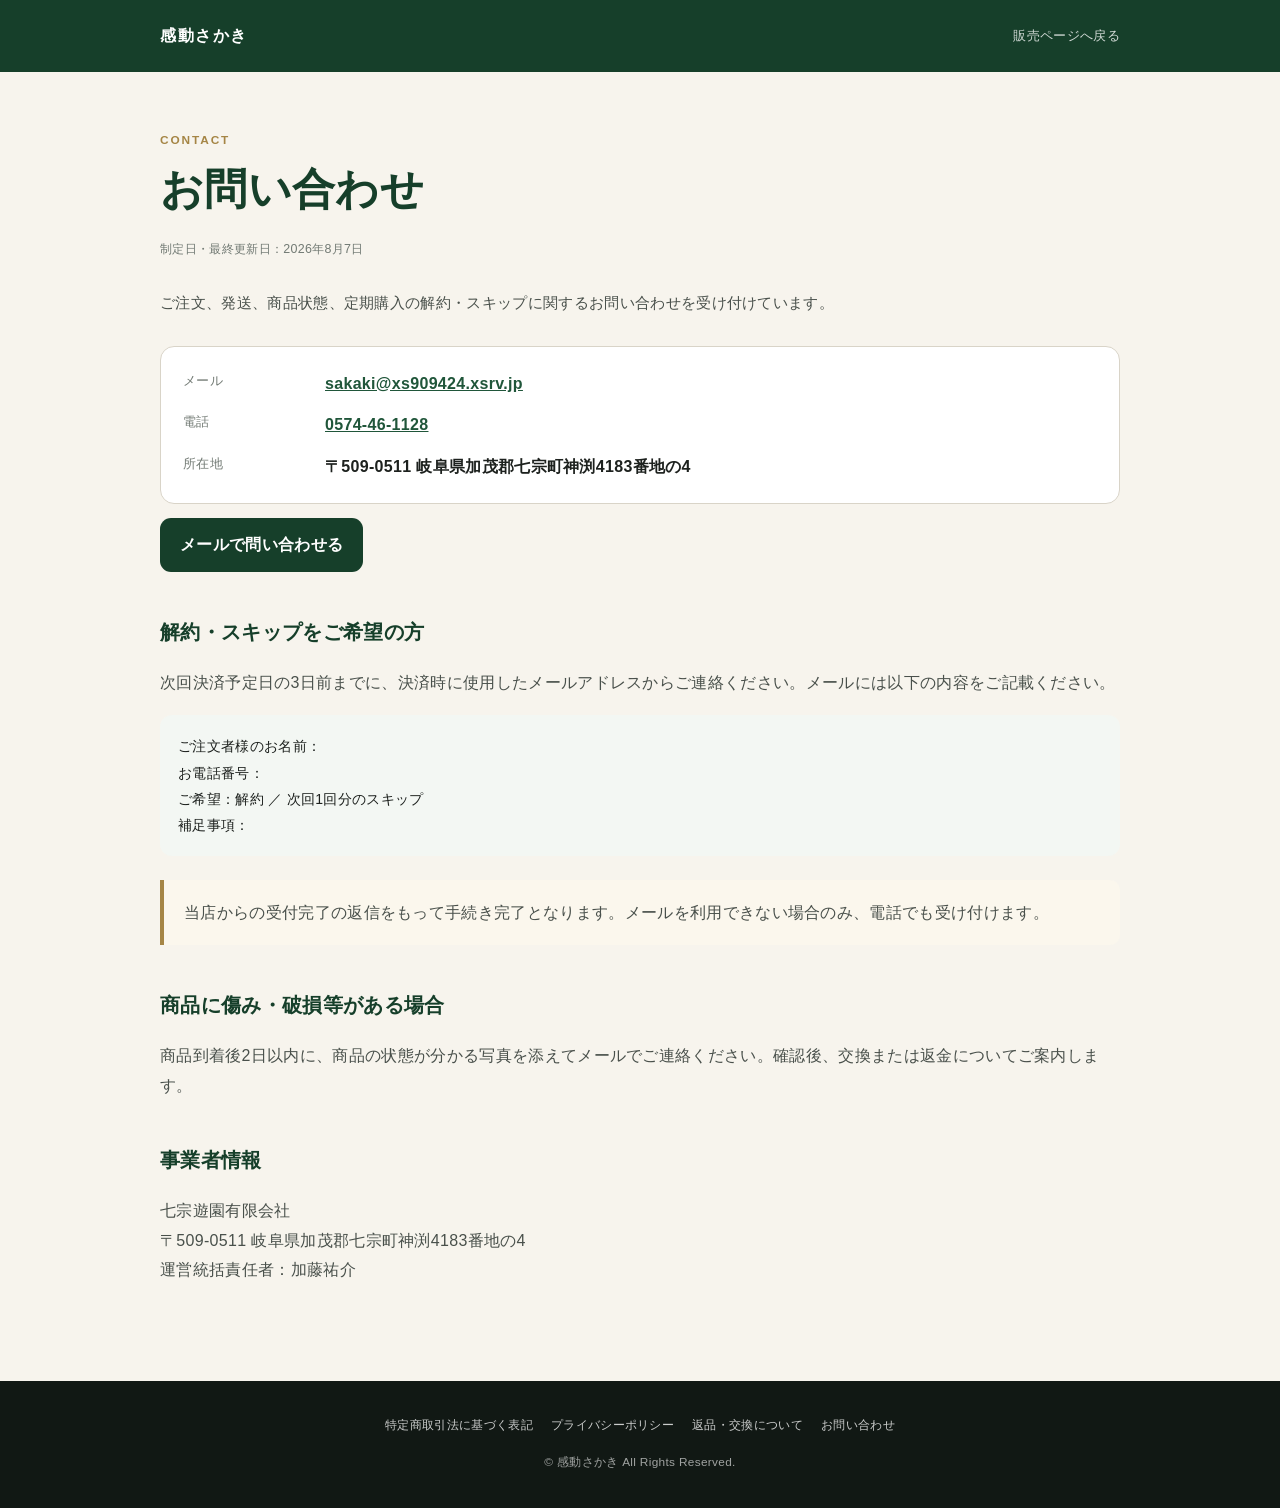
<file: contact.html>
<!DOCTYPE html>
<html lang="ja">
<head>
  <meta charset="UTF-8">
  <meta name="viewport" content="width=device-width, initial-scale=1">
  <title>お問い合わせ｜感動さかき</title>
  <meta name="description" content="感動さかきのお問い合わせ、解約・スキップ、商品不具合の連絡方法を掲載しています。">
  <meta name="robots" content="index,follow">
  <meta name="theme-color" content="#163f2a">
  <link rel="stylesheet" href="legal.css">
</head>
<body>
  <header class="legal-header"><div class="legal-header-inner"><a class="legal-brand" href="index.html">感動さかき</a><a class="back-link" href="index.html">販売ページへ戻る</a></div></header>
  <main class="legal-main">
    <p class="legal-kicker">CONTACT</p>
    <h1>お問い合わせ</h1>
    <p class="updated">制定日・最終更新日：2026年8月7日</p>
    
<p class="lead">ご注文、発送、商品状態、定期購入の解約・スキップに関するお問い合わせを受け付けています。</p>
<div class="contact-box"><div class="contact-row"><div class="contact-label">メール</div><div class="contact-value"><a href="mailto:sakaki@xs909424.xsrv.jp">sakaki@xs909424.xsrv.jp</a></div></div><div class="contact-row"><div class="contact-label">電話</div><div class="contact-value"><a href="tel:0574461128">0574-46-1128</a></div></div><div class="contact-row"><div class="contact-label">所在地</div><div class="contact-value">〒509-0511 岐阜県加茂郡七宗町神渕4183番地の4</div></div></div>
<a class="action" href="mailto:sakaki@xs909424.xsrv.jp?subject=%E3%80%90%E6%84%9F%E5%8B%95%E3%81%95%E3%81%8B%E3%81%8D%E3%80%91%E3%81%8A%E5%95%8F%E3%81%84%E5%90%88%E3%82%8F%E3%81%9B&body=%E3%81%94%E6%B3%A8%E6%96%87%E8%80%85%E6%A7%98%E3%81%AE%E3%81%8A%E5%90%8D%E5%89%8D%EF%BC%9A%0A%E3%81%8A%E9%9B%BB%E8%A9%B1%E7%95%AA%E5%8F%B7%EF%BC%9A%0A%E3%81%94%E7%94%A8%E4%BB%B6%EF%BC%9A%0A">メールで問い合わせる</a>
<h2>解約・スキップをご希望の方</h2>
<p>次回決済予定日の3日前までに、決済時に使用したメールアドレスからご連絡ください。メールには以下の内容をご記載ください。</p>
<div class="template">ご注文者様のお名前：
お電話番号：
ご希望：解約 ／ 次回1回分のスキップ
補足事項：</div>
<p class="notice">当店からの受付完了の返信をもって手続き完了となります。メールを利用できない場合のみ、電話でも受け付けます。</p>
<h2>商品に傷み・破損等がある場合</h2>
<p>商品到着後2日以内に、商品の状態が分かる写真を添えてメールでご連絡ください。確認後、交換または返金についてご案内します。</p>
<h2>事業者情報</h2>
<p>七宗遊園有限会社<br>〒509-0511 岐阜県加茂郡七宗町神渕4183番地の4<br>運営統括責任者：加藤祐介</p>

  </main>
  <footer class="legal-footer"><nav><a href="tokusho.html">特定商取引法に基づく表記</a><a href="privacy.html">プライバシーポリシー</a><a href="returns.html">返品・交換について</a><a href="contact.html">お問い合わせ</a></nav><div>© 感動さかき All Rights Reserved.</div></footer>
</body>
</html>
</file>
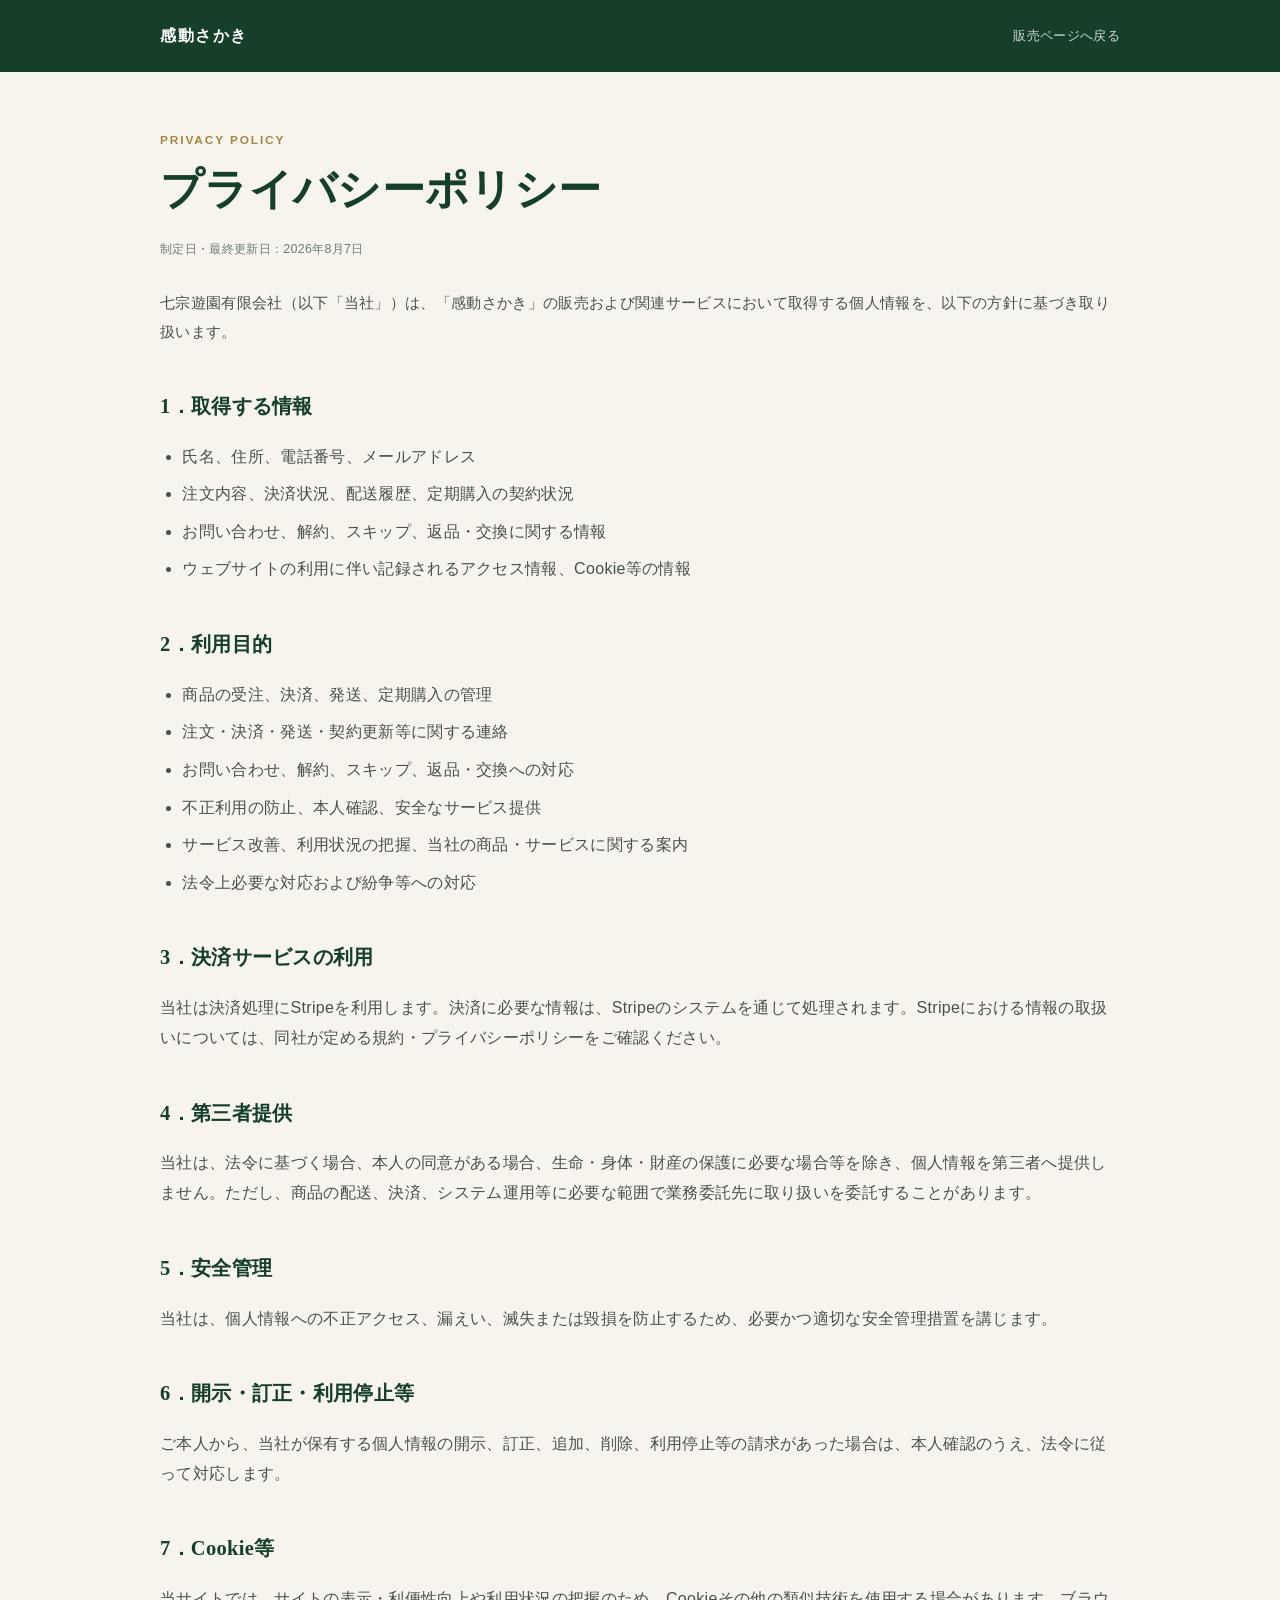
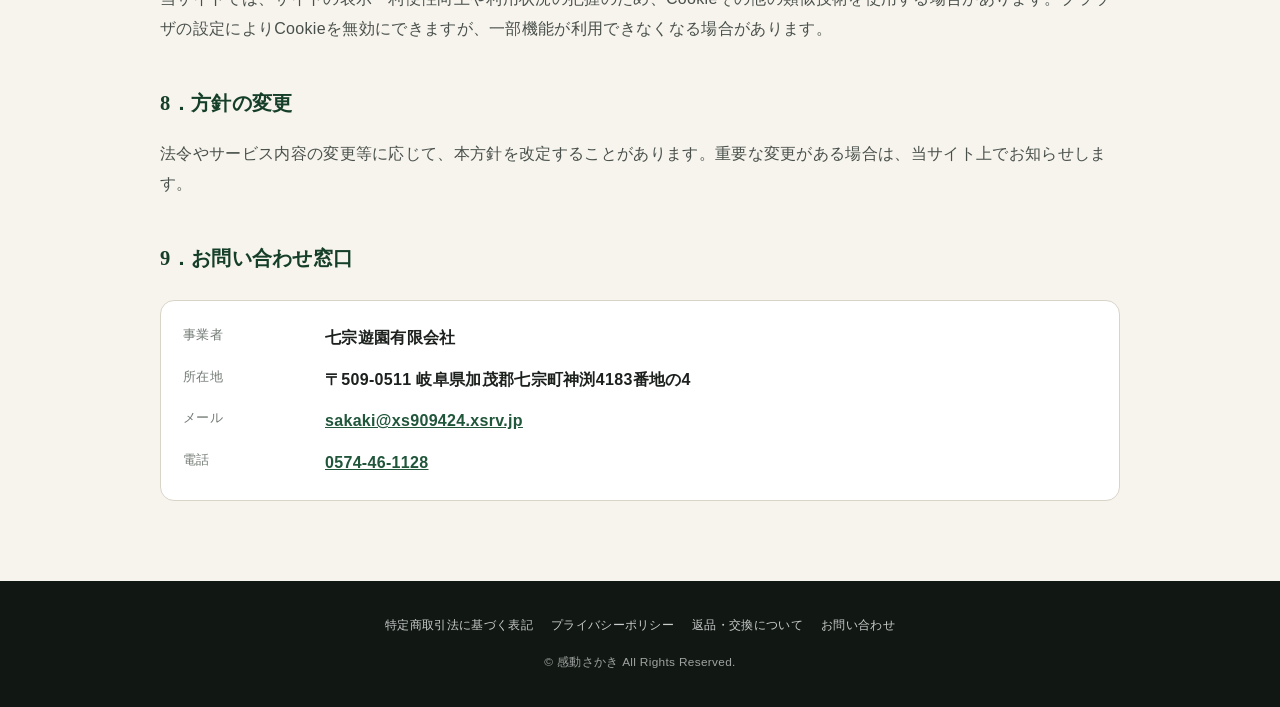
<file: privacy.html>
<!DOCTYPE html>
<html lang="ja">
<head>
  <meta charset="UTF-8">
  <meta name="viewport" content="width=device-width, initial-scale=1">
  <title>プライバシーポリシー｜感動さかき</title>
  <meta name="description" content="感動さかきにおける個人情報の取得、利用目的、安全管理、問い合わせ窓口を掲載しています。">
  <meta name="robots" content="index,follow">
  <meta name="theme-color" content="#163f2a">
  <link rel="stylesheet" href="legal.css">
</head>
<body>
  <header class="legal-header"><div class="legal-header-inner"><a class="legal-brand" href="index.html">感動さかき</a><a class="back-link" href="index.html">販売ページへ戻る</a></div></header>
  <main class="legal-main">
    <p class="legal-kicker">PRIVACY POLICY</p>
    <h1>プライバシーポリシー</h1>
    <p class="updated">制定日・最終更新日：2026年8月7日</p>
    
<p class="lead">七宗遊園有限会社（以下「当社」）は、「感動さかき」の販売および関連サービスにおいて取得する個人情報を、以下の方針に基づき取り扱います。</p>
<h2>1．取得する情報</h2>
<ul><li>氏名、住所、電話番号、メールアドレス</li><li>注文内容、決済状況、配送履歴、定期購入の契約状況</li><li>お問い合わせ、解約、スキップ、返品・交換に関する情報</li><li>ウェブサイトの利用に伴い記録されるアクセス情報、Cookie等の情報</li></ul>
<h2>2．利用目的</h2>
<ul><li>商品の受注、決済、発送、定期購入の管理</li><li>注文・決済・発送・契約更新等に関する連絡</li><li>お問い合わせ、解約、スキップ、返品・交換への対応</li><li>不正利用の防止、本人確認、安全なサービス提供</li><li>サービス改善、利用状況の把握、当社の商品・サービスに関する案内</li><li>法令上必要な対応および紛争等への対応</li></ul>
<h2>3．決済サービスの利用</h2>
<p>当社は決済処理にStripeを利用します。決済に必要な情報は、Stripeのシステムを通じて処理されます。Stripeにおける情報の取扱いについては、同社が定める規約・プライバシーポリシーをご確認ください。</p>
<h2>4．第三者提供</h2>
<p>当社は、法令に基づく場合、本人の同意がある場合、生命・身体・財産の保護に必要な場合等を除き、個人情報を第三者へ提供しません。ただし、商品の配送、決済、システム運用等に必要な範囲で業務委託先に取り扱いを委託することがあります。</p>
<h2>5．安全管理</h2>
<p>当社は、個人情報への不正アクセス、漏えい、滅失または毀損を防止するため、必要かつ適切な安全管理措置を講じます。</p>
<h2>6．開示・訂正・利用停止等</h2>
<p>ご本人から、当社が保有する個人情報の開示、訂正、追加、削除、利用停止等の請求があった場合は、本人確認のうえ、法令に従って対応します。</p>
<h2>7．Cookie等</h2>
<p>当サイトでは、サイトの表示・利便性向上や利用状況の把握のため、Cookieその他の類似技術を使用する場合があります。ブラウザの設定によりCookieを無効にできますが、一部機能が利用できなくなる場合があります。</p>
<h2>8．方針の変更</h2>
<p>法令やサービス内容の変更等に応じて、本方針を改定することがあります。重要な変更がある場合は、当サイト上でお知らせします。</p>
<h2>9．お問い合わせ窓口</h2>
<div class="contact-box"><div class="contact-row"><div class="contact-label">事業者</div><div class="contact-value">七宗遊園有限会社</div></div><div class="contact-row"><div class="contact-label">所在地</div><div class="contact-value">〒509-0511 岐阜県加茂郡七宗町神渕4183番地の4</div></div><div class="contact-row"><div class="contact-label">メール</div><div class="contact-value"><a href="mailto:sakaki@xs909424.xsrv.jp">sakaki@xs909424.xsrv.jp</a></div></div><div class="contact-row"><div class="contact-label">電話</div><div class="contact-value"><a href="tel:0574461128">0574-46-1128</a></div></div></div>

  </main>
  <footer class="legal-footer"><nav><a href="tokusho.html">特定商取引法に基づく表記</a><a href="privacy.html">プライバシーポリシー</a><a href="returns.html">返品・交換について</a><a href="contact.html">お問い合わせ</a></nav><div>© 感動さかき All Rights Reserved.</div></footer>
</body>
</html>
</file>
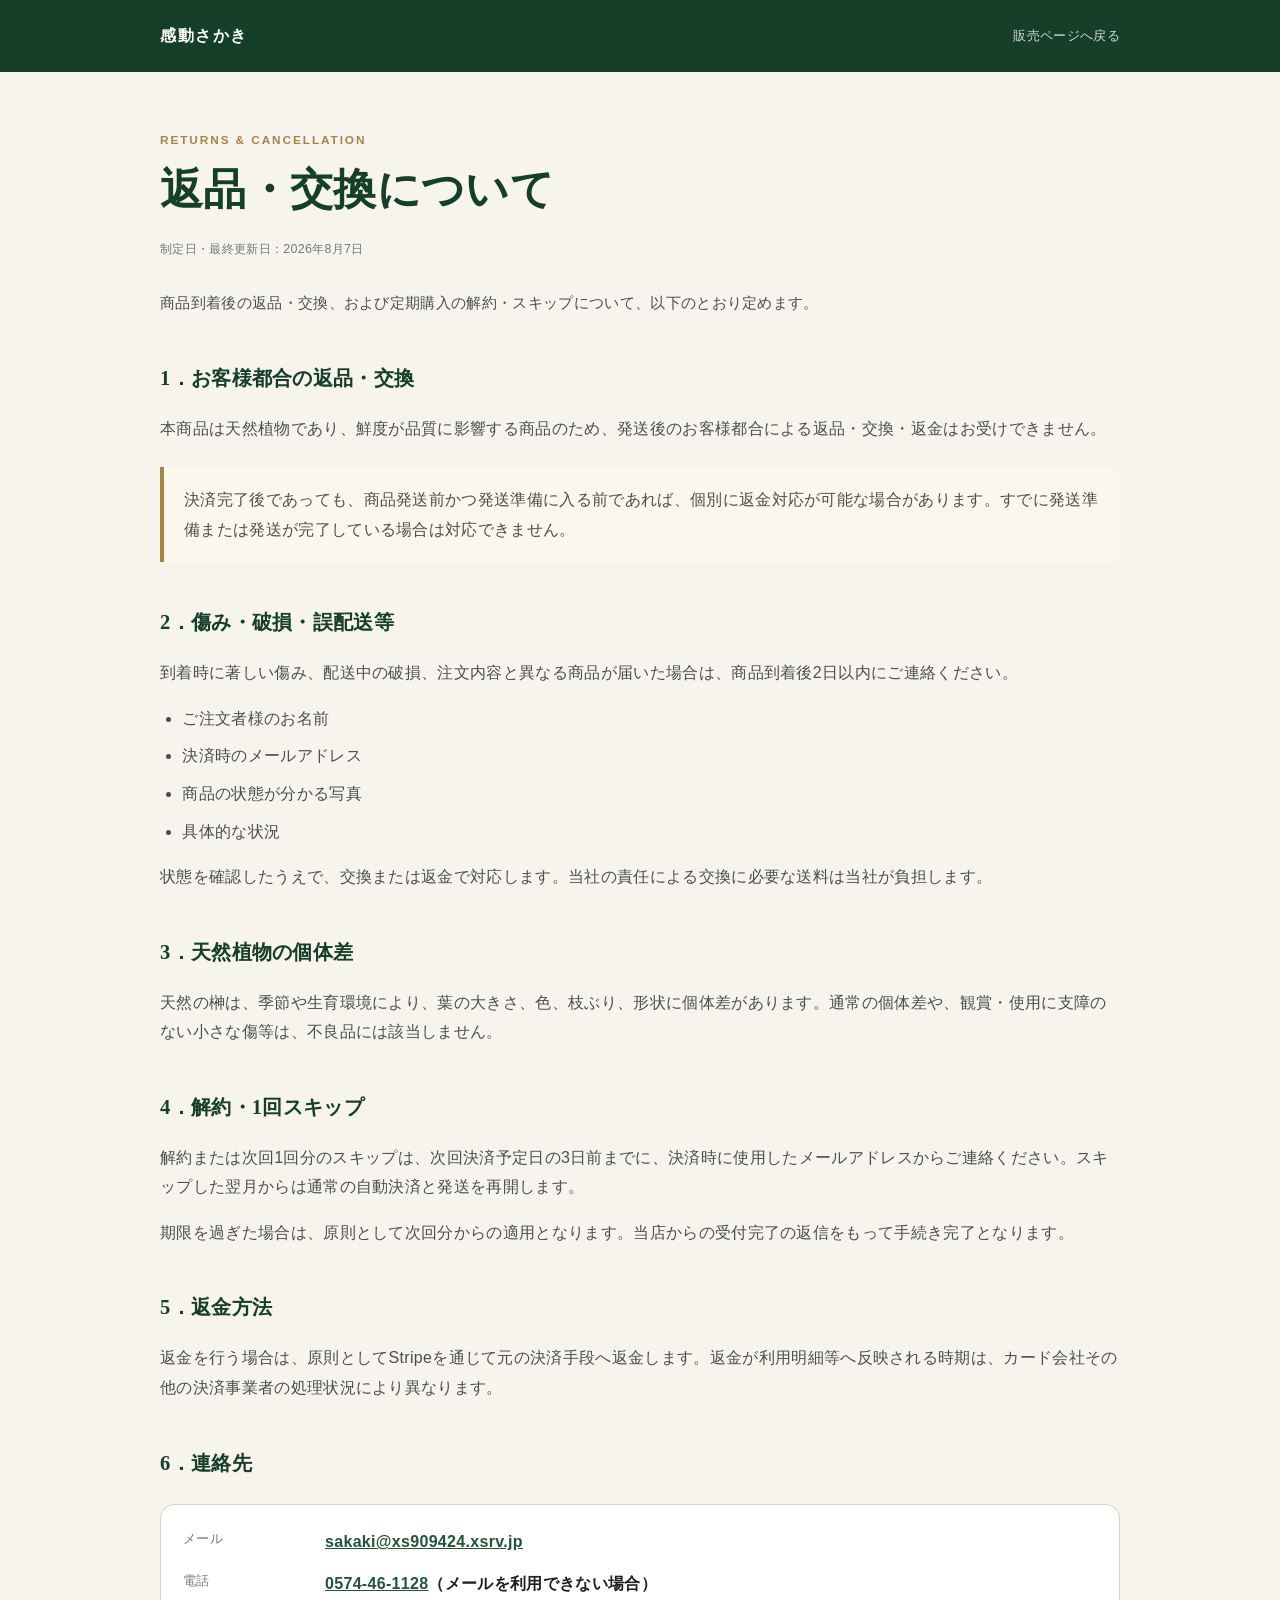
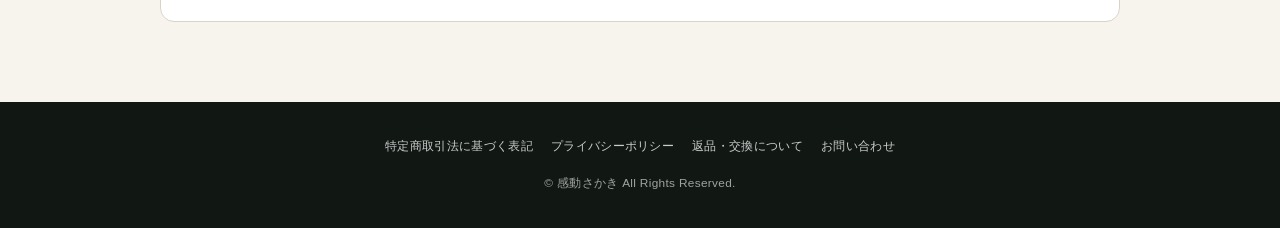
<file: returns.html>
<!DOCTYPE html>
<html lang="ja">
<head>
  <meta charset="UTF-8">
  <meta name="viewport" content="width=device-width, initial-scale=1">
  <title>返品・交換について｜感動さかき</title>
  <meta name="description" content="感動さかきの返品、交換、返金、定期購入の解約・スキップ条件を掲載しています。">
  <meta name="robots" content="index,follow">
  <meta name="theme-color" content="#163f2a">
  <link rel="stylesheet" href="legal.css">
</head>
<body>
  <header class="legal-header"><div class="legal-header-inner"><a class="legal-brand" href="index.html">感動さかき</a><a class="back-link" href="index.html">販売ページへ戻る</a></div></header>
  <main class="legal-main">
    <p class="legal-kicker">RETURNS & CANCELLATION</p>
    <h1>返品・交換について</h1>
    <p class="updated">制定日・最終更新日：2026年8月7日</p>
    
<p class="lead">商品到着後の返品・交換、および定期購入の解約・スキップについて、以下のとおり定めます。</p>
<h2>1．お客様都合の返品・交換</h2>
<p>本商品は天然植物であり、鮮度が品質に影響する商品のため、発送後のお客様都合による返品・交換・返金はお受けできません。</p>
<div class="notice">決済完了後であっても、商品発送前かつ発送準備に入る前であれば、個別に返金対応が可能な場合があります。すでに発送準備または発送が完了している場合は対応できません。</div>
<h2>2．傷み・破損・誤配送等</h2>
<p>到着時に著しい傷み、配送中の破損、注文内容と異なる商品が届いた場合は、商品到着後2日以内にご連絡ください。</p>
<ul><li>ご注文者様のお名前</li><li>決済時のメールアドレス</li><li>商品の状態が分かる写真</li><li>具体的な状況</li></ul>
<p>状態を確認したうえで、交換または返金で対応します。当社の責任による交換に必要な送料は当社が負担します。</p>
<h2>3．天然植物の個体差</h2>
<p>天然の榊は、季節や生育環境により、葉の大きさ、色、枝ぶり、形状に個体差があります。通常の個体差や、観賞・使用に支障のない小さな傷等は、不良品には該当しません。</p>
<h2>4．解約・1回スキップ</h2>
<p>解約または次回1回分のスキップは、次回決済予定日の3日前までに、決済時に使用したメールアドレスからご連絡ください。スキップした翌月からは通常の自動決済と発送を再開します。</p>
<p>期限を過ぎた場合は、原則として次回分からの適用となります。当店からの受付完了の返信をもって手続き完了となります。</p>
<h2>5．返金方法</h2>
<p>返金を行う場合は、原則としてStripeを通じて元の決済手段へ返金します。返金が利用明細等へ反映される時期は、カード会社その他の決済事業者の処理状況により異なります。</p>
<h2>6．連絡先</h2>
<div class="contact-box"><div class="contact-row"><div class="contact-label">メール</div><div class="contact-value"><a href="mailto:sakaki@xs909424.xsrv.jp">sakaki@xs909424.xsrv.jp</a></div></div><div class="contact-row"><div class="contact-label">電話</div><div class="contact-value"><a href="tel:0574461128">0574-46-1128</a>（メールを利用できない場合）</div></div></div>

  </main>
  <footer class="legal-footer"><nav><a href="tokusho.html">特定商取引法に基づく表記</a><a href="privacy.html">プライバシーポリシー</a><a href="returns.html">返品・交換について</a><a href="contact.html">お問い合わせ</a></nav><div>© 感動さかき All Rights Reserved.</div></footer>
</body>
</html>
</file>
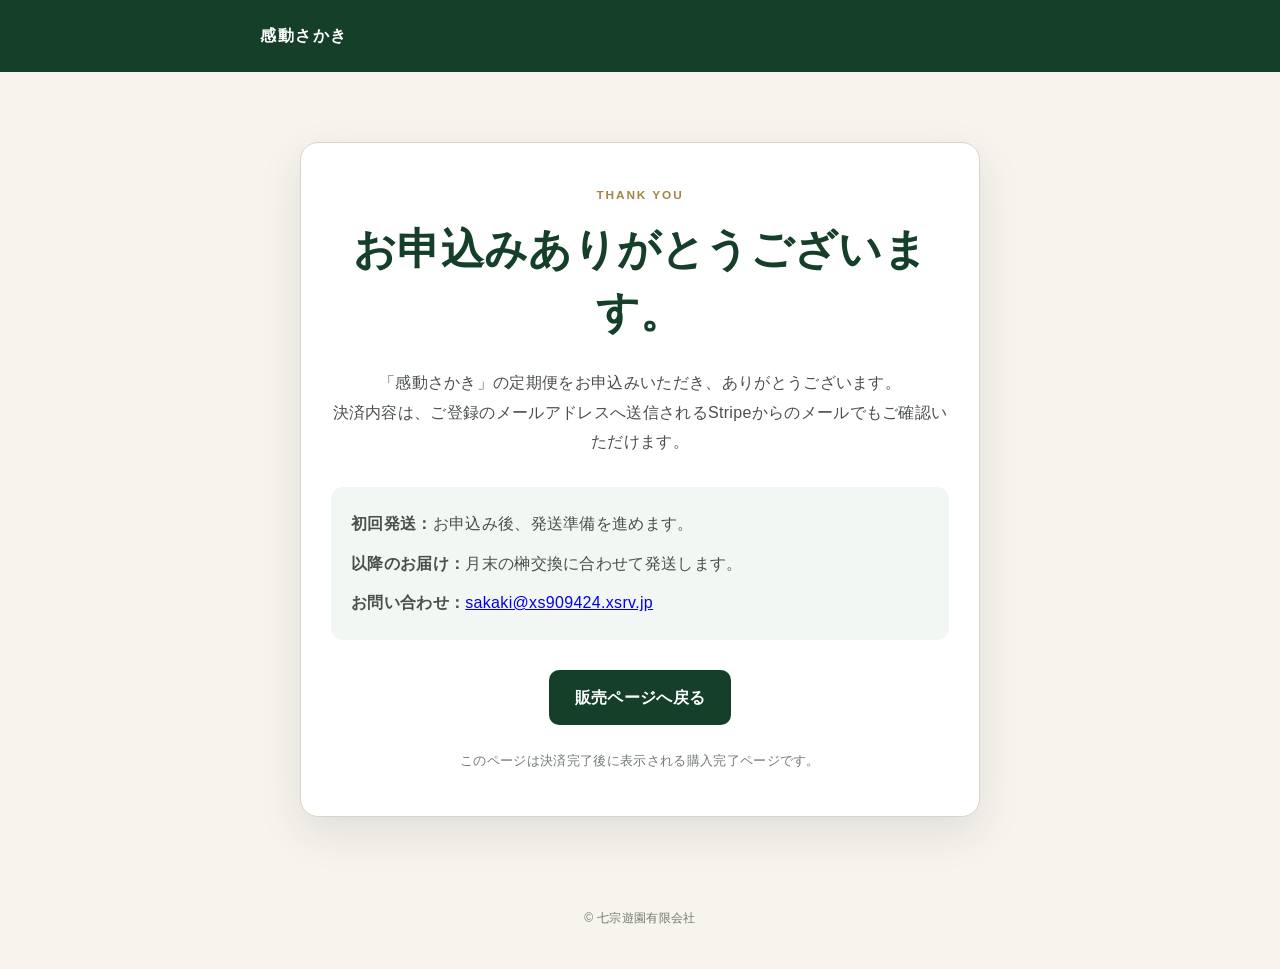
<file: thanks.html>
<!DOCTYPE html>
<html lang="ja">
<head>
  <!-- Google tag (gtag.js) -->
<script async src="https://www.googletagmanager.com/gtag/js?id=G-YSXM30F209"></script>
<script>
  window.dataLayer = window.dataLayer || [];
  function gtag(){dataLayer.push(arguments);}
  gtag('js', new Date());

  gtag('config', 'G-YSXM30F209');
</script>
  <meta charset="UTF-8">
  <meta name="viewport" content="width=device-width, initial-scale=1">
  <meta name="robots" content="noindex,nofollow">
  <meta name="theme-color" content="#163f2a">
  <title>お申込みありがとうございます｜感動さかき</title>

  <!-- LINEヤフー広告 計測タグ：グローバルスニペット -->
  <script async src="https://tag.flvcdn.net/lytag.js"></script>
  <script>
    window.lyDataLayer = window.lyDataLayer || [];
    function lytag() {
      window.lyDataLayer.push(Array.from(arguments));
    }
    lytag({
      type: 'init',
      tagId: 'd61a92ed-025a-44c5-b0a2-9af25277044d',
      config: {
        useCookie: true,
        useLocalStorage: true
      }
    });
  </script>

  <!--
    購入イベントは session_id が付いている場合だけ送信します。
    Stripeのリダイレクト先を次のURLにしてください：
    https://kando-sakaki.hitisou-yuen.com/thanks.html?session_id={CHECKOUT_SESSION_ID}
  -->
  <script>
    (function () {
      const url = new URL(window.location.href);
      const sessionId = url.searchParams.get('session_id');
      const looksLikeStripeSession = sessionId && sessionId.startsWith('cs_');

      if (!looksLikeStripeSession) return;

      const storageKey = 'ly_purchase_sent_' + sessionId;

      try {
        if (localStorage.getItem(storageKey) === '1') return;
      } catch (e) {
        // localStorageが使えない場合でも計測処理は続行
      }

      lytag({
        type: 'event',
        eventType: 'purchase',
        tagId: 'd61a92ed-025a-44c5-b0a2-9af25277044d'
      });

      try {
        localStorage.setItem(storageKey, '1');
      } catch (e) {}

      // 更新でpurchaseが再送されにくいよう、計測後にsession_idだけURLから外す
      url.searchParams.delete('session_id');
      history.replaceState(null, '', url.pathname + (url.search ? url.search : '') + url.hash);
    })();
  </script>

  <!--
  CSS 設定
  -->
  
  <style>
    *,*::before,*::after{
      box-sizing:border-box
    }
    body{
      margin:0;
      min-width:320px;
      background:#f7f4ed;
      color:#1d211e;
      font-family:-apple-system,BlinkMacSystemFont,"Hiragino Kaku Gothic ProN","Yu Gothic","Noto Sans JP",sans-serif;
      line-height:1.85;
      letter-spacing:.02em
    }
    .header{
      background:#163f2a;
      color:#fff
    }
    .header-inner{
      width:min(calc(100% - 40px),760px);
      min-height:72px;
      margin:auto;
      display:flex;
      align-items:center
    }
    .brand{
      color:#fff;
      text-decoration:none;
      font-family:"Yu Mincho","Hiragino Mincho ProN",serif;
      font-weight:700;
      letter-spacing:.1em
    }
    main{
      width:min(calc(100% - 40px),680px);
      margin:0 auto;
      padding:70px 0 90px
    }
    .card{
      padding:42px 30px;
      background:#fff;
      border:1px solid #d9d4c8;
      border-radius:18px;
      box-shadow:0 16px 44px rgba(13,40,26,.10);
      text-align:center
    }
    .kicker{
      margin:0 0 12px;
      color:#a58545;
      font-size:.74rem;
      font-weight:800;
      letter-spacing:.16em
    }
    h1{
      margin:0;
      color:#163f2a;
      font-family:"Yu Mincho","Hiragino Mincho ProN",serif;
      font-size:clamp(1.8rem,7vw,2.7rem);
      line-height:1.45
    }
    .lead{
      margin:24px 0 0;
      color:#49504b;
      font-size:1rem
    }
    .info{
      margin:30px 0 0;
      padding:22px 20px;
      background:#f3f7f3;
      border-radius:12px;
      text-align:left
    }
    .info p{
      margin:0;
      color:#49504b
    }
    .info p+p{
      margin-top:10px
    }
    .btn{
      display:inline-flex;
      min-height:52px;
      align-items:center;
      justify-content:center;
      margin-top:30px;
      padding:13px 26px;
      border-radius:10px;
      background:#163f2a;
      color:#fff;
      text-decoration:none;
      font-weight:700
    }
    .note{
      margin:24px 0 0;
      color:#727a74;
      font-size:.82rem
    }
    footer{padding:0 20px 40px;
      text-align:center;
      color:#727a74;
      font-size:.75rem
    }
    @media(max-width:520px){
      main{padding:42px 0 64px}
      .card{padding:34px 22px}
    }
  </style>

</head>
<body>
  <header class="header">
    <div class="header-inner">
      <a class="brand" href="/">感動さかき</a>
    </div>
  </header>

  <main>
    <section class="card">
      <p class="kicker">THANK YOU</p>
      <h1>お申込みありがとうございます。</h1>

      <p class="lead">
        「感動さかき」の定期便をお申込みいただき、ありがとうございます。<br>
        決済内容は、ご登録のメールアドレスへ送信されるStripeからのメールでもご確認いただけます。
      </p>

      <div class="info">
        <p><strong>初回発送：</strong>お申込み後、発送準備を進めます。</p>
        <p><strong>以降のお届け：</strong>月末の榊交換に合わせて発送します。</p>
        <p><strong>お問い合わせ：</strong><a href="mailto:sakaki@xs909424.xsrv.jp">sakaki@xs909424.xsrv.jp</a></p>
      </div>

      <a class="btn" href="/">販売ページへ戻る</a>

      <p class="note">
        このページは決済完了後に表示される購入完了ページです。
      </p>
    </section>
  </main>

  <footer>© 七宗遊園有限会社</footer>
</body>
</html>
</file>
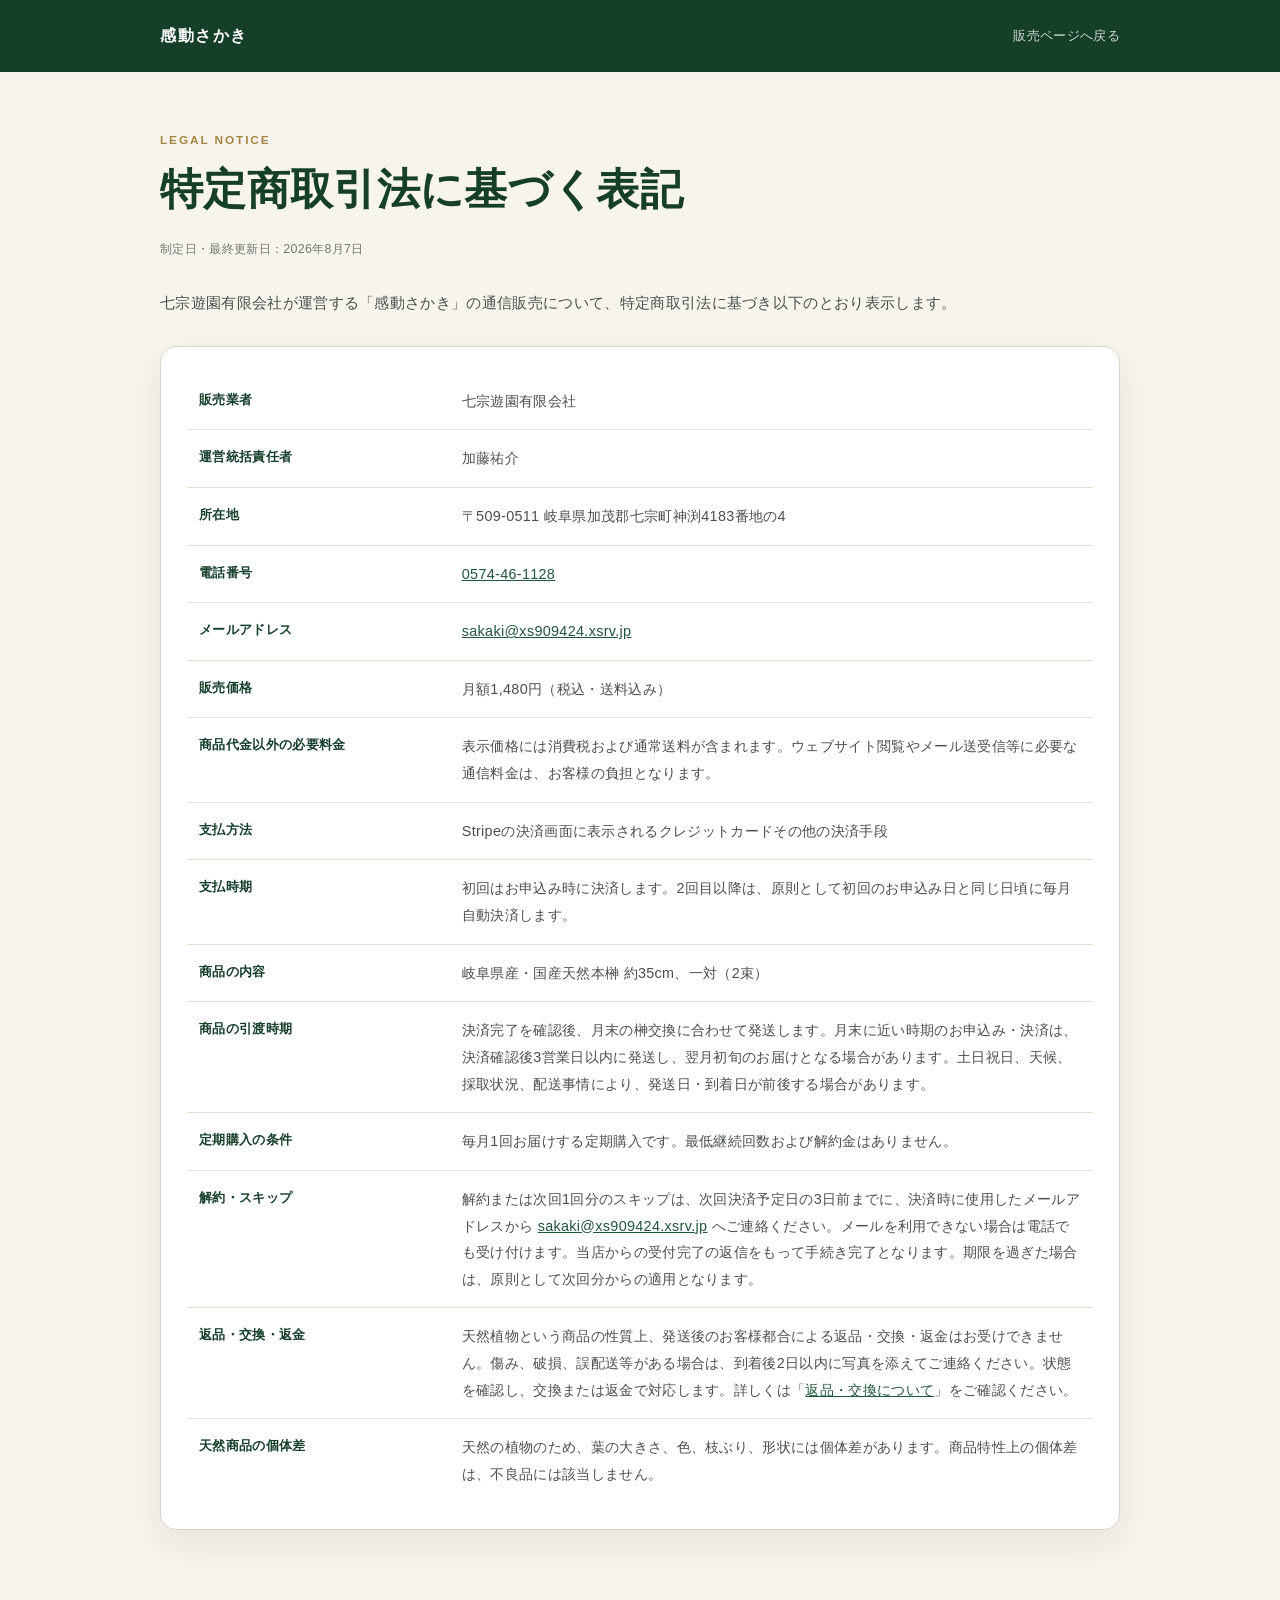
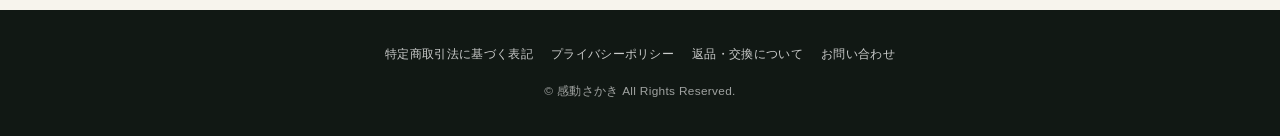
<file: tokusho.html>
<!DOCTYPE html>
<html lang="ja">
<head>
  <meta charset="UTF-8">
  <meta name="viewport" content="width=device-width, initial-scale=1">
  <title>特定商取引法に基づく表記｜感動さかき</title>
  <meta name="description" content="感動さかきの販売条件、事業者情報、定期購入の解約・返品条件を掲載しています。">
  <meta name="robots" content="index,follow">
  <meta name="theme-color" content="#163f2a">
  <link rel="stylesheet" href="legal.css">
</head>
<body>
  <header class="legal-header"><div class="legal-header-inner"><a class="legal-brand" href="index.html">感動さかき</a><a class="back-link" href="index.html">販売ページへ戻る</a></div></header>
  <main class="legal-main">
    <p class="legal-kicker">LEGAL NOTICE</p>
    <h1>特定商取引法に基づく表記</h1>
    <p class="updated">制定日・最終更新日：2026年8月7日</p>
    
<p class="lead">七宗遊園有限会社が運営する「感動さかき」の通信販売について、特定商取引法に基づき以下のとおり表示します。</p>
<div class="legal-card"><table class="legal-table">
<tr><th>販売業者</th><td>七宗遊園有限会社</td></tr>
<tr><th>運営統括責任者</th><td>加藤祐介</td></tr>
<tr><th>所在地</th><td>〒509-0511 岐阜県加茂郡七宗町神渕4183番地の4</td></tr>
<tr><th>電話番号</th><td><a href="tel:0574461128">0574-46-1128</a></td></tr>
<tr><th>メールアドレス</th><td><a href="mailto:sakaki@xs909424.xsrv.jp">sakaki@xs909424.xsrv.jp</a></td></tr>
<tr><th>販売価格</th><td>月額1,480円（税込・送料込み）</td></tr>
<tr><th>商品代金以外の必要料金</th><td>表示価格には消費税および通常送料が含まれます。ウェブサイト閲覧やメール送受信等に必要な通信料金は、お客様の負担となります。</td></tr>
<tr><th>支払方法</th><td>Stripeの決済画面に表示されるクレジットカードその他の決済手段</td></tr>
<tr><th>支払時期</th><td>初回はお申込み時に決済します。2回目以降は、原則として初回のお申込み日と同じ日頃に毎月自動決済します。</td></tr>
<tr><th>商品の内容</th><td>岐阜県産・国産天然本榊 約35cm、一対（2束）</td></tr>
<tr><th>商品の引渡時期</th><td>決済完了を確認後、月末の榊交換に合わせて発送します。月末に近い時期のお申込み・決済は、決済確認後3営業日以内に発送し、翌月初旬のお届けとなる場合があります。土日祝日、天候、採取状況、配送事情により、発送日・到着日が前後する場合があります。</td></tr>
<tr><th>定期購入の条件</th><td>毎月1回お届けする定期購入です。最低継続回数および解約金はありません。</td></tr>
<tr><th>解約・スキップ</th><td>解約または次回1回分のスキップは、次回決済予定日の3日前までに、決済時に使用したメールアドレスから <a href="mailto:sakaki@xs909424.xsrv.jp">sakaki@xs909424.xsrv.jp</a> へご連絡ください。メールを利用できない場合は電話でも受け付けます。当店からの受付完了の返信をもって手続き完了となります。期限を過ぎた場合は、原則として次回分からの適用となります。</td></tr>
<tr><th>返品・交換・返金</th><td>天然植物という商品の性質上、発送後のお客様都合による返品・交換・返金はお受けできません。傷み、破損、誤配送等がある場合は、到着後2日以内に写真を添えてご連絡ください。状態を確認し、交換または返金で対応します。詳しくは「<a href="returns.html">返品・交換について</a>」をご確認ください。</td></tr>
<tr><th>天然商品の個体差</th><td>天然の植物のため、葉の大きさ、色、枝ぶり、形状には個体差があります。商品特性上の個体差は、不良品には該当しません。</td></tr>
</table></div>

  </main>
  <footer class="legal-footer"><nav><a href="tokusho.html">特定商取引法に基づく表記</a><a href="privacy.html">プライバシーポリシー</a><a href="returns.html">返品・交換について</a><a href="contact.html">お問い合わせ</a></nav><div>© 感動さかき All Rights Reserved.</div></footer>
</body>
</html>
</file>
<file: legal.css>
@charset "UTF-8";

*, *::before, *::after { box-sizing: border-box; }
html { scroll-behavior: smooth; }
body { margin: 0; min-width: 320px; background: #f7f4ed; color: #1d211e; font-family: -apple-system, BlinkMacSystemFont, "Hiragino Kaku Gothic ProN", "Yu Gothic", "Noto Sans JP", sans-serif; line-height: 1.85; letter-spacing: .02em; }
a { color: #20563a; }
.legal-header { background: #163f2a; color: #fff; }
.legal-header-inner { width: min(calc(100% - 40px), 960px); margin: auto; min-height: 72px; display: flex; align-items: center; justify-content: space-between; gap: 20px; }
.legal-brand { color: #fff; text-decoration: none; font-family: "Yu Mincho", "Hiragino Mincho ProN", serif; font-weight: 700; letter-spacing: .1em; }
.back-link { color: rgba(255,255,255,.8); text-decoration: none; font-size: .82rem; }
.legal-main { width: min(calc(100% - 40px), 960px); margin: 0 auto; padding: 58px 0 80px; }
.legal-kicker { margin: 0 0 8px; color: #a58545; font-size: .74rem; font-weight: 800; letter-spacing: .16em; text-transform: uppercase; }
h1 { margin: 0 0 18px; color: #163f2a; font-family: "Yu Mincho", "Hiragino Mincho ProN", serif; font-size: clamp(1.8rem, 6vw, 2.7rem); line-height: 1.4; }
h2 { margin: 42px 0 14px; color: #163f2a; font-family: "Yu Mincho", "Hiragino Mincho ProN", serif; font-size: 1.28rem; }
h3 { margin: 28px 0 8px; color: #163f2a; font-size: 1rem; }
p { color: #49504b; }
.lead { margin: 0 0 28px; font-size: .95rem; }
.updated { margin: 0 0 28px; color: #727a74; font-size: .78rem; }
.legal-card { padding: 26px; border: 1px solid #d9d4c8; border-radius: 16px; background: #fff; box-shadow: 0 14px 36px rgba(13,40,26,.08); }
.legal-table { width: 100%; border-collapse: collapse; }
.legal-table th, .legal-table td { padding: 15px 12px; border-bottom: 1px solid #e5e0d6; text-align: left; vertical-align: top; }
.legal-table tr:last-child th, .legal-table tr:last-child td { border-bottom: 0; }
.legal-table th { width: 29%; color: #163f2a; font-size: .84rem; }
.legal-table td { color: #49504b; font-size: .9rem; }
ul, ol { padding-left: 1.4em; color: #49504b; }
li + li { margin-top: 8px; }
.notice { margin: 24px 0; padding: 18px 20px; border-left: 4px solid #a58545; border-radius: 0 10px 10px 0; background: #fbf7ed; color: #49504b; }
.contact-box { display: grid; gap: 12px; margin-top: 22px; padding: 22px; border: 1px solid #d9d4c8; border-radius: 14px; background: #fff; }
.contact-row { display: grid; grid-template-columns: 130px 1fr; gap: 12px; }
.contact-label { color: #727a74; font-size: .82rem; }
.contact-value { color: #1d211e; font-weight: 700; overflow-wrap: anywhere; }
.action { display: inline-flex; align-items: center; justify-content: center; min-height: 52px; margin-top: 14px; padding: 12px 20px; border-radius: 11px; background: #163f2a; color: #fff; font-weight: 700; text-decoration: none; }
.template { margin-top: 18px; padding: 18px; border-radius: 12px; background: #f3f7f3; white-space: pre-wrap; color: #1d211e; font-size: .88rem; }
.legal-footer { padding: 34px 20px; background: #111814; color: rgba(255,255,255,.6); text-align: center; font-size: .74rem; }
.legal-footer nav { display: flex; flex-wrap: wrap; justify-content: center; gap: 8px 18px; margin-bottom: 15px; }
.legal-footer a { color: rgba(255,255,255,.78); text-decoration: none; }
@media (max-width: 640px) {
  .legal-header-inner { min-height: 64px; }
  .legal-main { padding-top: 42px; }
  .legal-card { padding: 18px 16px; }
  .legal-table, .legal-table tbody, .legal-table tr, .legal-table th, .legal-table td { display: block; width: 100%; }
  .legal-table tr { padding: 13px 0; border-bottom: 1px solid #e5e0d6; }
  .legal-table tr:last-child { border-bottom: 0; }
  .legal-table th, .legal-table td { padding: 3px 0; border: 0; }
  .contact-row { grid-template-columns: 1fr; gap: 2px; }
}
</file>
